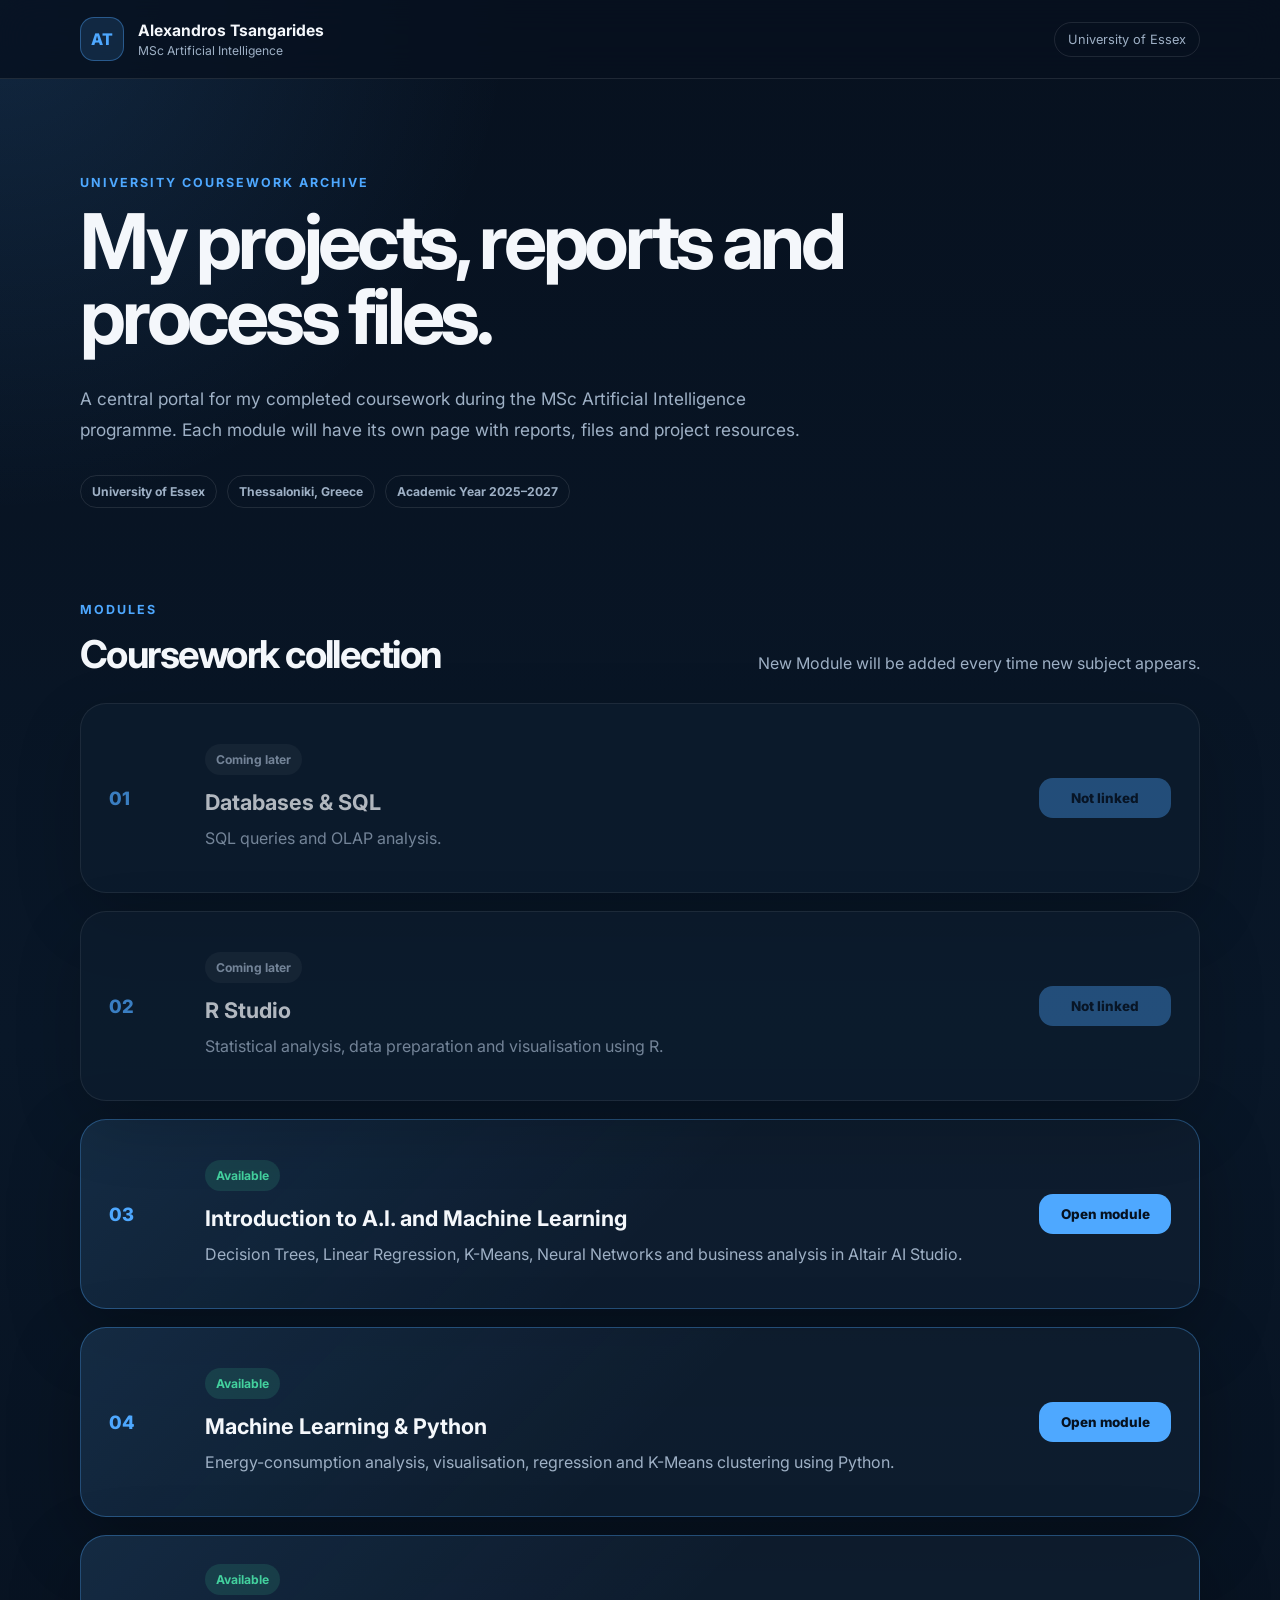
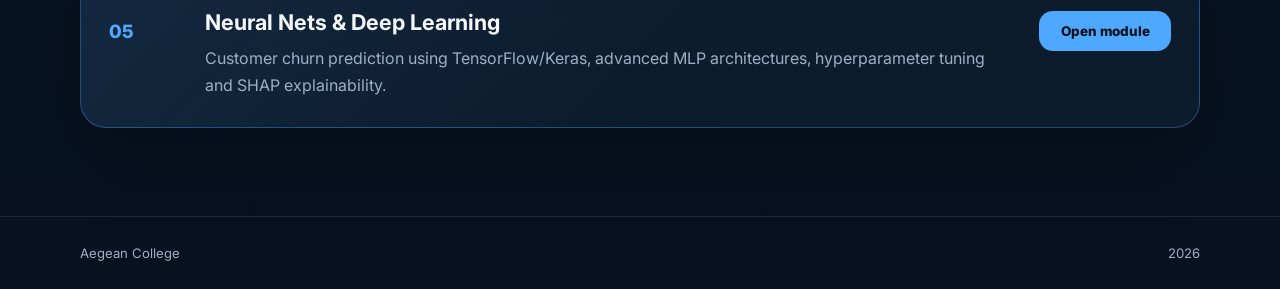
<file: index.html>
<!DOCTYPE html>
<html lang="en">
<head>
  <meta charset="UTF-8">
  <meta name="viewport" content="width=device-width, initial-scale=1.0">
  <meta name="description" content="MSc Artificial Intelligence student project portal.">
  <title>MSc AI Student Portal</title>
  <link rel="stylesheet" href="assets/css/styles.css">
</head>
<body>
  <header class="site-header">
    <div class="shell header-inner">
      <a class="brand" href="index.html">
        <span class="brand-mark">AT</span>
        <span>
          <strong>Alexandros Tsangarides</strong>
          <small>MSc Artificial Intelligence</small>
        </span>
      </a>
      <span class="header-badge">University of Essex</span>
    </div>
  </header>

  <main>
    <section class="hero shell">
      <p class="eyebrow">University coursework archive</p>
      <h1>My projects, reports and process files.</h1>
      <p class="hero-copy">
        A central portal for my completed coursework during the MSc Artificial Intelligence programme.
        Each module will have its own page with reports, files and project resources.
      </p>
      <div class="hero-meta">
        <span>University of Essex</span>
        <span>Thessaloniki, Greece</span>
        <span>Academic Year 2025–2027</span>
      </div>
    </section>

    <section class="shell modules-section">
      <div class="section-heading">
        <div>
          <p class="eyebrow">Modules</p>
          <h2>Coursework collection</h2>
        </div>
        <p>New Module will be added every time new subject appears.</p>
      </div>

      <div class="module-grid">
        <!-- Module 01 -->
        <article class="module-card inactive">
          <div class="module-number">01</div>
          <div class="module-content">
            <span class="status status-muted">Coming later</span>
            <h3>Databases &amp; SQL</h3>
            <p>SQL queries and OLAP analysis.</p>
          </div>
          <span class="module-action disabled">Not linked</span>
        </article>

        <!-- Module 02 -->
        <article class="module-card inactive">
          <div class="module-number">02</div>
          <div class="module-content">
            <span class="status status-muted">Coming later</span>
            <h3>R Studio</h3>
            <p>Statistical analysis, data preparation and visualisation using R.</p>
          </div>
          <span class="module-action disabled">Not linked</span>
        </article>

        <!-- Module 03 -->
        <article class="module-card active">
          <div class="module-number">03</div>
          <div class="module-content">
            <span class="status status-live">Available</span>
            <h3>Introduction to A.I. and Machine Learning</h3>
            <p>Decision Trees, Linear Regression, K-Means, Neural Networks and business analysis in Altair AI Studio.</p>
          </div>
          <a class="module-action" href="rapid.html">Open module</a>
        </article>

        <!-- Module 04 -->
        <article class="module-card active">
          <div class="module-number">04</div>
          <div class="module-content">
            <span class="status status-live">Available</span>
            <h3>Machine Learning &amp; Python</h3>
            <p>Energy-consumption analysis, visualisation, regression and K-Means clustering using Python.</p>
          </div>
          <a class="module-action" href="mlai.html">Open module</a>
        </article>

        <!-- Module 05 -->
        <article class="module-card active">
          <div class="module-number">05</div>
          <div class="module-content">
            <span class="status status-live">Available</span>
            <h3>Neural Nets &amp; Deep Learning</h3>
            <p>Customer churn prediction using TensorFlow/Keras, advanced MLP architectures, hyperparameter tuning and SHAP explainability.</p>
          </div>
          <a class="module-action" href="deep.html">Open module</a>
        </article>
      </div>
    </section>
  </main>

  <footer class="site-footer">
    <div class="shell footer-inner">
      <span>Aegean College</span>
      <span id="current-year"></span>
    </div>
  </footer>

  <script src="assets/js/main.js"></script>
</body>
</html>
</file>
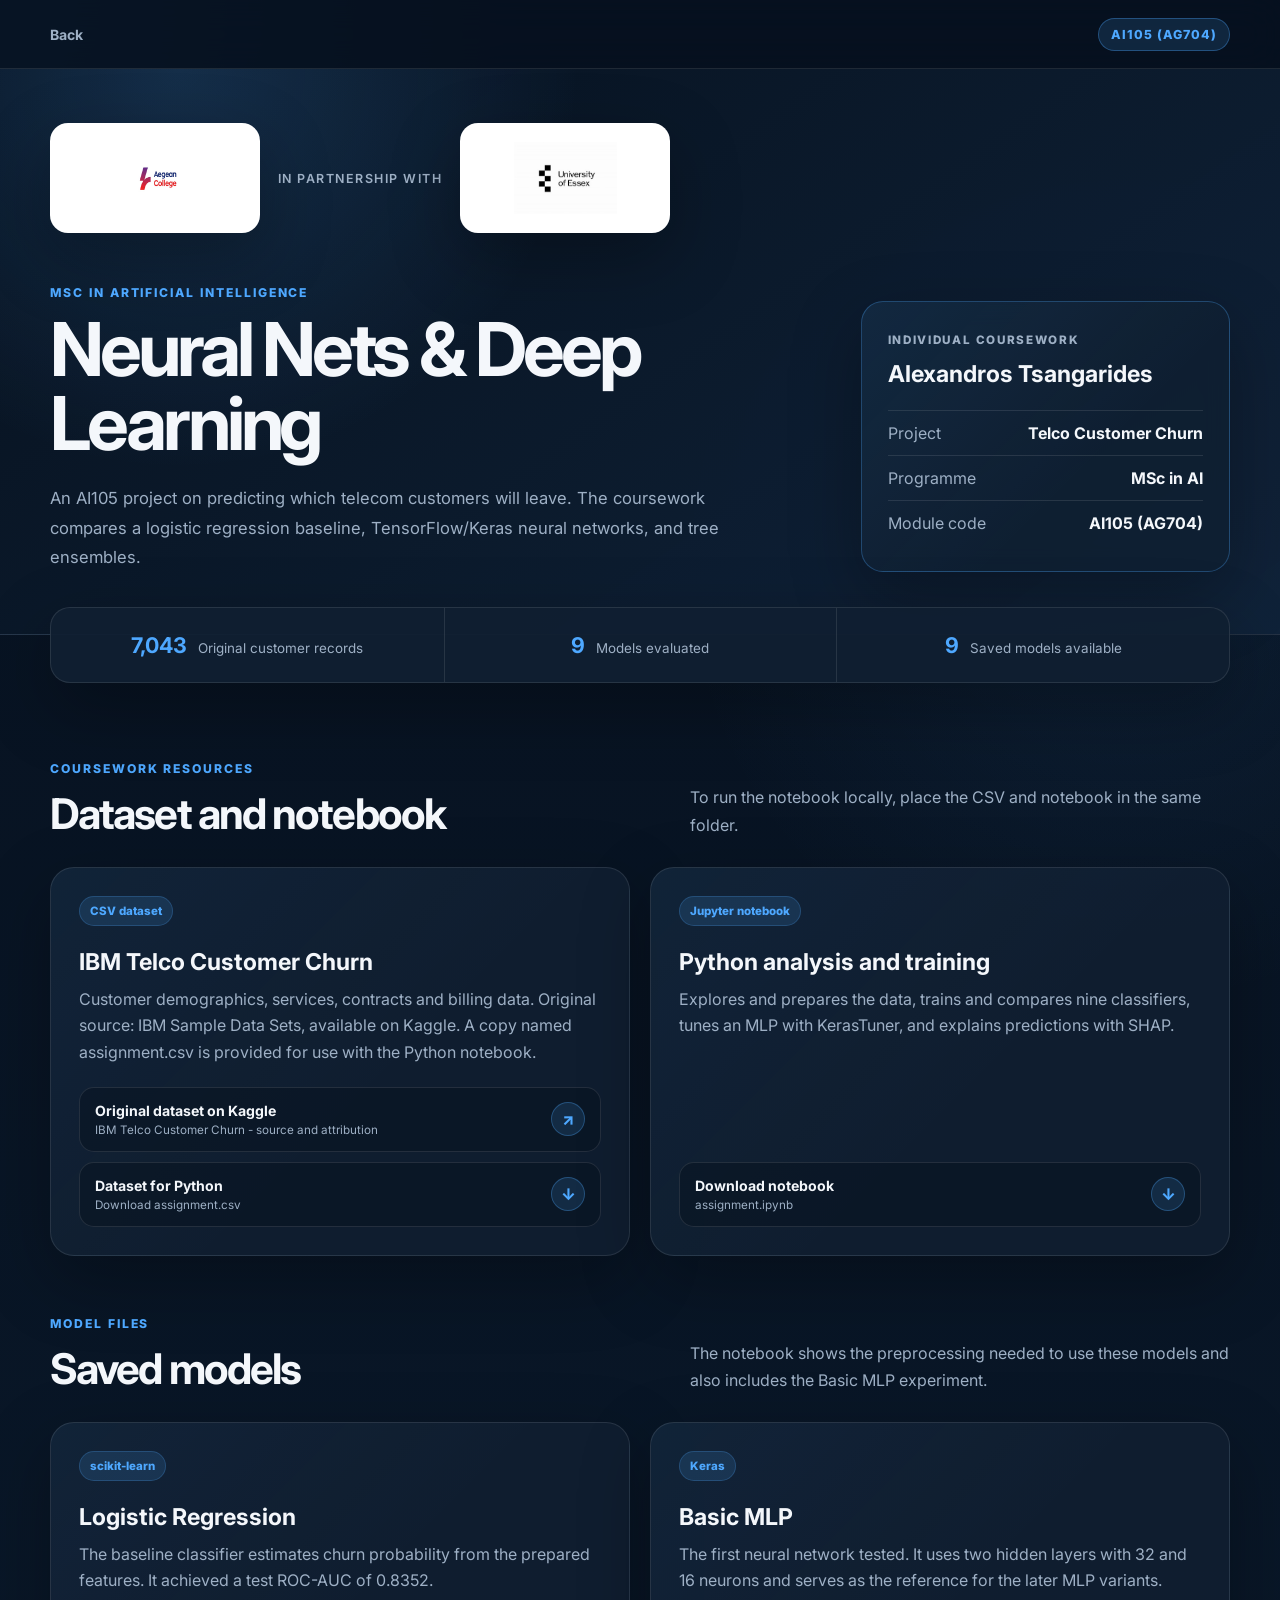
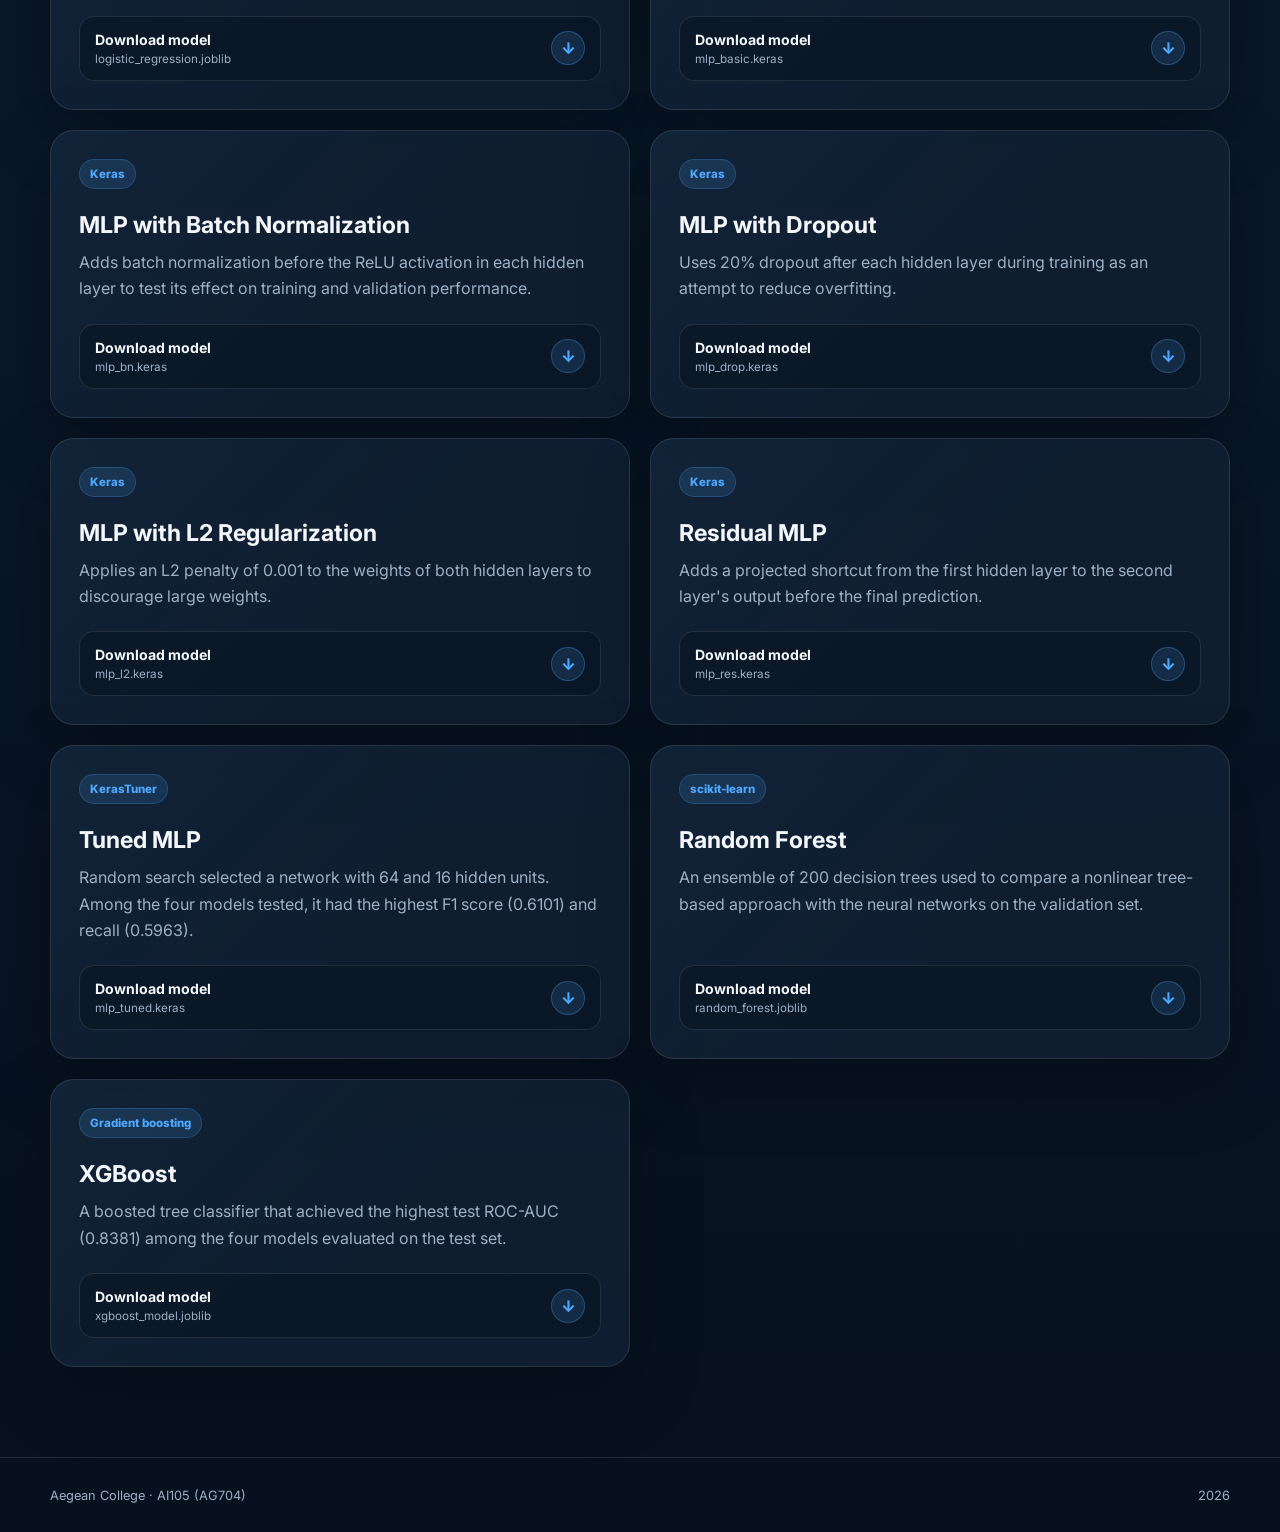
<file: deep.html>
<!DOCTYPE html>
<html lang="en">
<head>
  <meta charset="UTF-8">
  <meta name="viewport" content="width=device-width, initial-scale=1.0">
  <meta name="description" content="Telco Customer Churn dataset, Jupyter notebook and saved models for the AI105 (AG704) Neural Nets & Deep Learning coursework.">
  <meta name="author" content="Alexandros Tsangarides">
  <title>AI105 (AG704) | Neural Nets &amp; Deep Learning</title>
  <link rel="stylesheet" href="assets/css/rapid.css">
  <link rel="stylesheet" href="assets/css/deep.css">
</head>
<body class="deep-page">
  <header class="site-header">
    <div class="page-shell header-inner">
      <a class="back-link" href="./">Back</a>
      <span class="module-code">AI105 (AG704)</span>
    </div>
  </header>

  <main>
    <section class="hero">
      <div class="page-shell">
        <div class="institution-row">
          <div class="logo-panel">
            <img src="assets/images/col.png" alt="Aegean College">
          </div>
          <div class="partnership-mark">in partnership with</div>
          <div class="logo-panel">
            <img src="assets/images/essex.png" alt="University of Essex">
          </div>
        </div>

        <div class="hero-grid">
          <div class="hero-copy">
            <p class="eyebrow">MSc in Artificial Intelligence</p>
            <h1>Neural Nets &amp; Deep Learning</h1>
            <p class="intro">
              An AI105 project on predicting which telecom customers will leave. The coursework compares
              a logistic regression baseline, TensorFlow/Keras neural networks, and tree ensembles.
            </p>
          </div>

          <aside class="student-card">
            <span class="student-label">Individual coursework</span>
            <h2>Alexandros Tsangarides</h2>
            <dl>
              <div>
                <dt>Project</dt>
                <dd>Telco Customer Churn</dd>
              </div>
              <div>
                <dt>Programme</dt>
                <dd>MSc in AI</dd>
              </div>
              <div>
                <dt>Module code</dt>
                <dd>AI105 (AG704)</dd>
              </div>
            </dl>
          </aside>
        </div>
      </div>
    </section>

    <section class="page-shell summary-strip" aria-label="Coursework summary">
      <div><strong>7,043</strong><span>Original customer records</span></div>
      <div><strong>9</strong><span>Models evaluated</span></div>
      <div><strong>9</strong><span>Saved models available</span></div>
    </section>

    <div class="page-shell content-section">
      <section aria-labelledby="project-files">
        <div class="section-heading">
          <div>
            <p class="eyebrow">Coursework resources</p>
            <h2 id="project-files">Dataset and notebook</h2>
          </div>
          <p>To run the notebook locally, place the CSV and notebook in the same folder.</p>
        </div>

        <div class="category-grid">
          <article class="category-card">
            <div class="category-top"><span class="category-tag">CSV dataset</span></div>
            <h3>IBM Telco Customer Churn</h3>
            <p>Customer demographics, services, contracts and billing data. Original source: IBM Sample Data Sets, available on Kaggle. A copy named assignment.csv is provided for use with the Python notebook.</p>
            <div class="file-list">
              <a class="file-link" href="https://www.kaggle.com/datasets/blastchar/telco-customer-churn" target="_blank" rel="noopener noreferrer">
                <span><strong>Original dataset on Kaggle</strong><small>IBM Telco Customer Churn - source and attribution</small></span>
                <span class="download-icon" aria-hidden="true">&#8599;</span>
              </a>
              <a class="file-link" href="deeplearn/dataset/assignment.csv" download>
                <span><strong>Dataset for Python</strong><small>Download assignment.csv</small></span>
                <span class="download-icon" aria-hidden="true">&darr;</span>
              </a>
            </div>
          </article>

          <article class="category-card">
            <div class="category-top"><span class="category-tag">Jupyter notebook</span></div>
            <h3>Python analysis and training</h3>
            <p>Explores and prepares the data, trains and compares nine classifiers, tunes an MLP with KerasTuner, and explains predictions with SHAP.</p>
            <div class="file-list">
              <a class="file-link" href="deeplearn/script/assignment.ipynb" download>
                <span><strong>Download notebook</strong><small>assignment.ipynb</small></span>
                <span class="download-icon" aria-hidden="true">&darr;</span>
              </a>
            </div>
          </article>
        </div>
      </section>

      <section class="deep-models" aria-labelledby="saved-models">
        <div class="section-heading">
          <div>
            <p class="eyebrow">Model files</p>
            <h2 id="saved-models">Saved models</h2>
          </div>
          <p>The notebook shows the preprocessing needed to use these models and also includes the Basic MLP experiment.</p>
        </div>

        <div class="category-grid">
          <article class="category-card">
            <div class="category-top"><span class="category-tag">scikit-learn</span></div>
            <h3>Logistic Regression</h3>
            <p>The baseline classifier estimates churn probability from the prepared features. It achieved a test ROC-AUC of 0.8352.</p>
            <div class="file-list">
              <a class="file-link" href="deeplearn/models/logistic_regression.joblib" download aria-label="Download Logistic Regression model">
                <span><strong>Download model</strong><small>logistic_regression.joblib</small></span>
                <span class="download-icon" aria-hidden="true">&darr;</span>
              </a>
            </div>
          </article>

          <article class="category-card">
            <div class="category-top"><span class="category-tag">Keras</span></div>
            <h3>Basic MLP</h3>
            <p>The first neural network tested. It uses two hidden layers with 32 and 16 neurons and serves as the reference for the later MLP variants.</p>
            <div class="file-list">
              <a class="file-link" href="deeplearn/models/mlp_basic.keras" download aria-label="Download Basic MLP model">
                <span><strong>Download model</strong><small>mlp_basic.keras</small></span>
                <span class="download-icon" aria-hidden="true">&darr;</span>
              </a>
            </div>
          </article>

          <article class="category-card">
            <div class="category-top"><span class="category-tag">Keras</span></div>
            <h3>MLP with Batch Normalization</h3>
            <p>Adds batch normalization before the ReLU activation in each hidden layer to test its effect on training and validation performance.</p>
            <div class="file-list">
              <a class="file-link" href="deeplearn/models/mlp_bn.keras" download aria-label="Download Batch Normalization MLP model">
                <span><strong>Download model</strong><small>mlp_bn.keras</small></span>
                <span class="download-icon" aria-hidden="true">&darr;</span>
              </a>
            </div>
          </article>

          <article class="category-card">
            <div class="category-top"><span class="category-tag">Keras</span></div>
            <h3>MLP with Dropout</h3>
            <p>Uses 20% dropout after each hidden layer during training as an attempt to reduce overfitting.</p>
            <div class="file-list">
              <a class="file-link" href="deeplearn/models/mlp_drop.keras" download aria-label="Download Dropout MLP model">
                <span><strong>Download model</strong><small>mlp_drop.keras</small></span>
                <span class="download-icon" aria-hidden="true">&darr;</span>
              </a>
            </div>
          </article>

          <article class="category-card">
            <div class="category-top"><span class="category-tag">Keras</span></div>
            <h3>MLP with L2 Regularization</h3>
            <p>Applies an L2 penalty of 0.001 to the weights of both hidden layers to discourage large weights.</p>
            <div class="file-list">
              <a class="file-link" href="deeplearn/models/mlp_l2.keras" download aria-label="Download L2 Regularization MLP model">
                <span><strong>Download model</strong><small>mlp_l2.keras</small></span>
                <span class="download-icon" aria-hidden="true">&darr;</span>
              </a>
            </div>
          </article>

          <article class="category-card">
            <div class="category-top"><span class="category-tag">Keras</span></div>
            <h3>Residual MLP</h3>
            <p>Adds a projected shortcut from the first hidden layer to the second layer's output before the final prediction.</p>
            <div class="file-list">
              <a class="file-link" href="deeplearn/models/mlp_res.keras" download aria-label="Download Residual MLP model">
                <span><strong>Download model</strong><small>mlp_res.keras</small></span>
                <span class="download-icon" aria-hidden="true">&darr;</span>
              </a>
            </div>
          </article>

          <article class="category-card">
            <div class="category-top"><span class="category-tag">KerasTuner</span></div>
            <h3>Tuned MLP</h3>
            <p>Random search selected a network with 64 and 16 hidden units. Among the four models tested, it had the highest F1 score (0.6101) and recall (0.5963).</p>
            <div class="file-list">
              <a class="file-link" href="deeplearn/models/mlp_tuned.keras" download aria-label="Download Tuned MLP model">
                <span><strong>Download model</strong><small>mlp_tuned.keras</small></span>
                <span class="download-icon" aria-hidden="true">&darr;</span>
              </a>
            </div>
          </article>

          <article class="category-card">
            <div class="category-top"><span class="category-tag">scikit-learn</span></div>
            <h3>Random Forest</h3>
            <p>An ensemble of 200 decision trees used to compare a nonlinear tree-based approach with the neural networks on the validation set.</p>
            <div class="file-list">
              <a class="file-link" href="deeplearn/models/random_forest.joblib" download aria-label="Download Random Forest model">
                <span><strong>Download model</strong><small>random_forest.joblib</small></span>
                <span class="download-icon" aria-hidden="true">&darr;</span>
              </a>
            </div>
          </article>

          <article class="category-card">
            <div class="category-top"><span class="category-tag">Gradient boosting</span></div>
            <h3>XGBoost</h3>
            <p>A boosted tree classifier that achieved the highest test ROC-AUC (0.8381) among the four models evaluated on the test set.</p>
            <div class="file-list">
              <a class="file-link" href="deeplearn/models/xgboost_model.joblib" download aria-label="Download XGBoost model">
                <span><strong>Download model</strong><small>xgboost_model.joblib</small></span>
                <span class="download-icon" aria-hidden="true">&darr;</span>
              </a>
            </div>
          </article>
        </div>
      </section>
    </div>
  </main>

  <footer class="site-footer">
    <div class="page-shell footer-inner">
      <span>Aegean College &middot; AI105 (AG704)</span>
      <span id="current-year"></span>
    </div>
  </footer>

  <script src="assets/js/rapid.js"></script>
</body>
</html>
</file>
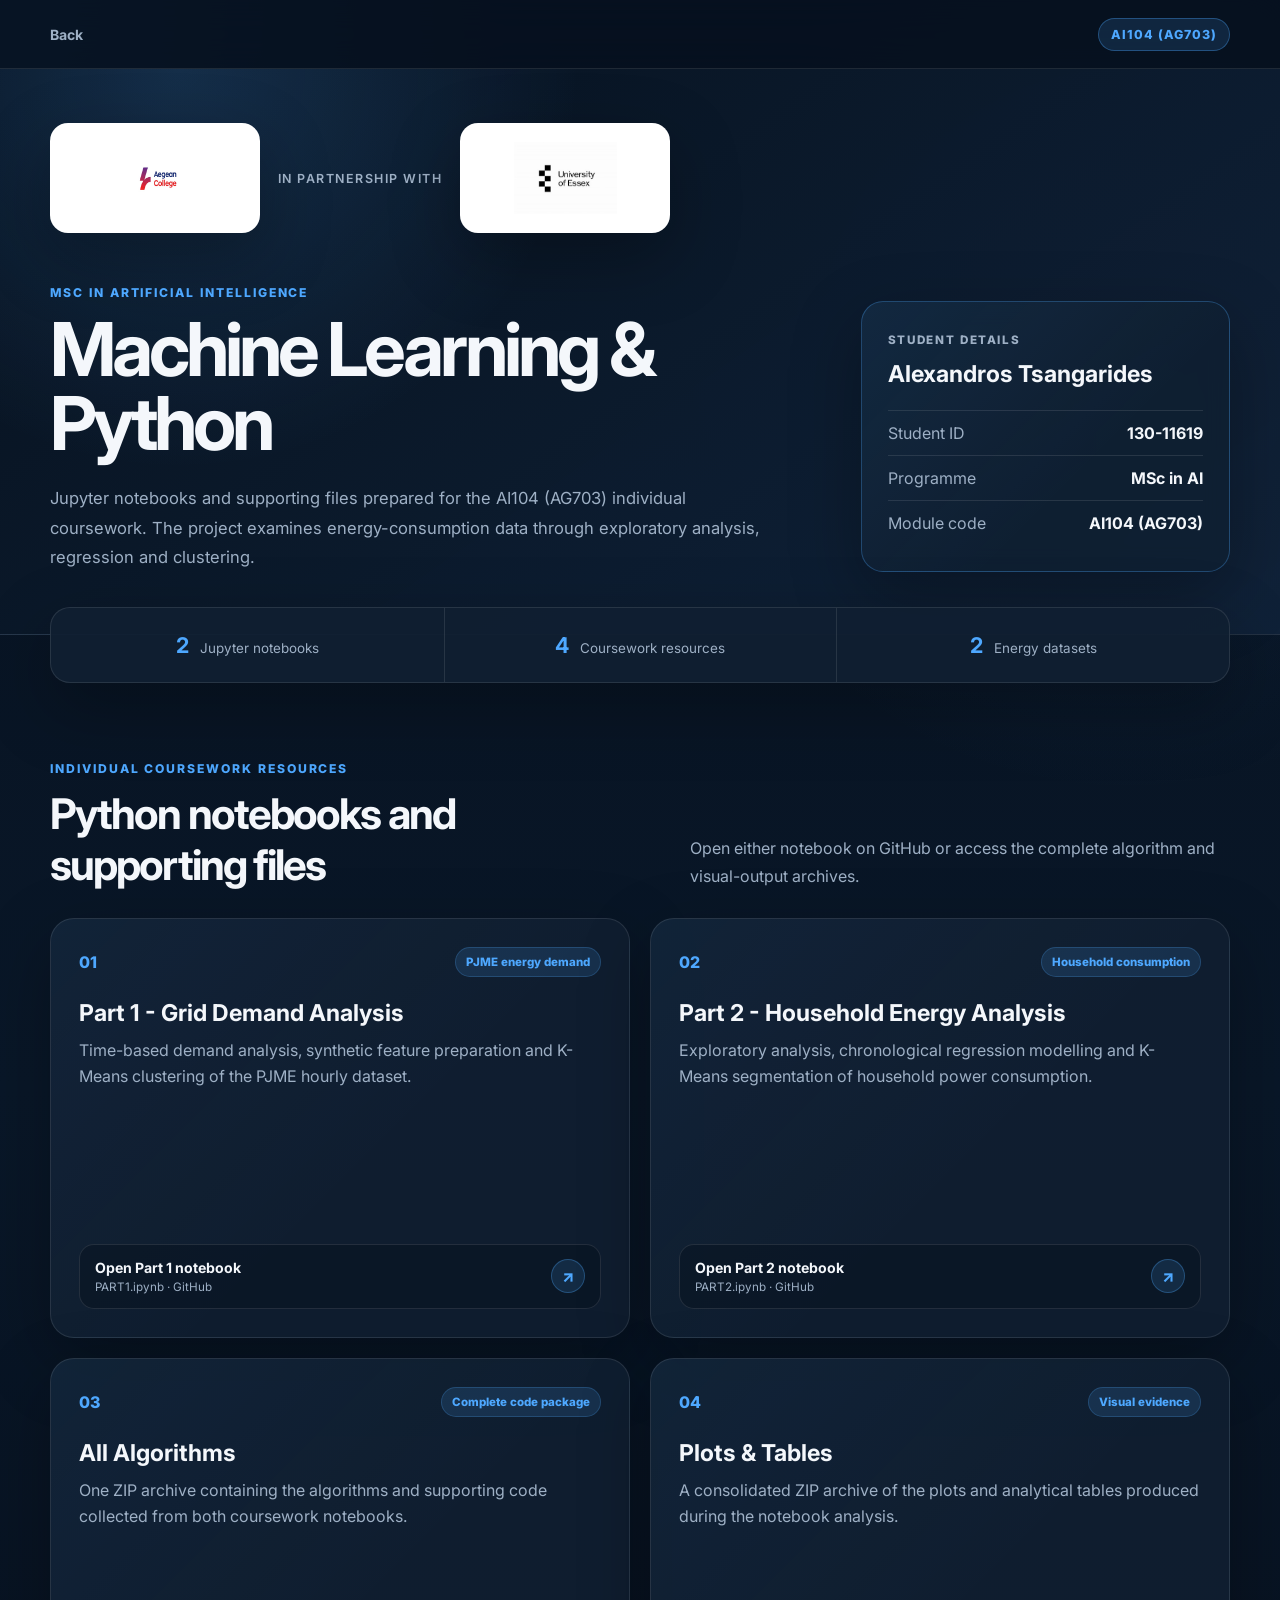
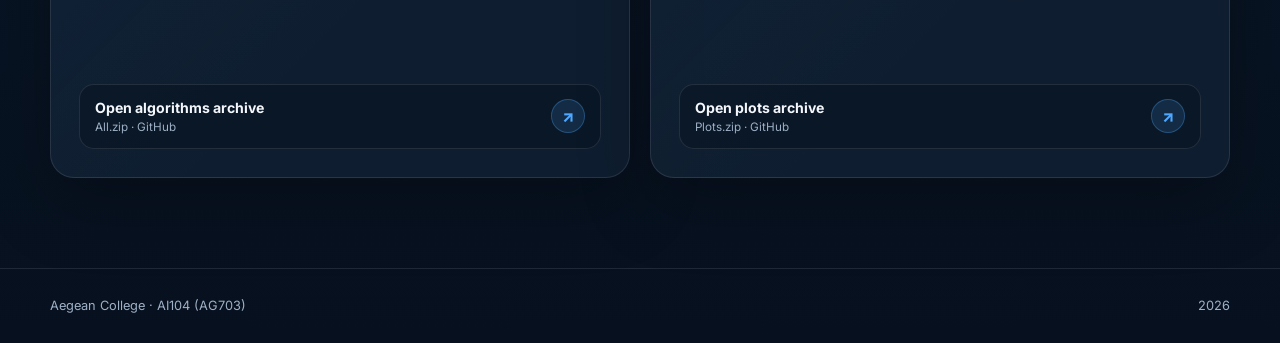
<file: mlai.html>
<!DOCTYPE html>
<html lang="en">
<head>
  <meta charset="UTF-8">
  <meta name="viewport" content="width=device-width, initial-scale=1.0">
  <meta name="description" content="Python notebooks and supporting coursework files for the AI104 (AG703) Machine Learning and Python module.">
  <meta name="author" content="Alexandros Tsangarides">
  <title>AI104 (AG703) | Machine Learning &amp; Python</title>
  <link rel="stylesheet" href="assets/css/rapid.css">
</head>
<body>
  <header class="site-header">
    <div class="page-shell header-inner">
      <a class="back-link" href="./">Back</a>
      <span class="module-code">AI104 (AG703)</span>
    </div>
  </header>

  <main>
    <section class="hero">
      <div class="page-shell">
        <div class="institution-row">
          <div class="logo-panel">
            <img src="assets/images/col.png" alt="Aegean College">
          </div>
          <div class="partnership-mark">in partnership with</div>
          <div class="logo-panel">
            <img src="assets/images/essex.png" alt="University of Essex">
          </div>
        </div>

        <div class="hero-grid">
          <div class="hero-copy">
            <p class="eyebrow">MSc in Artificial Intelligence</p>
            <h1>Machine Learning &amp; Python</h1>
            <p class="intro">
              Jupyter notebooks and supporting files prepared for the AI104 (AG703) individual coursework.
              The project examines energy-consumption data through exploratory analysis, regression and clustering.
            </p>
          </div>

          <aside class="student-card">
            <span class="student-label">Student details</span>
            <h2>Alexandros Tsangarides</h2>
            <dl>
              <div>
                <dt>Student ID</dt>
                <dd>130-11619</dd>
              </div>
              <div>
                <dt>Programme</dt>
                <dd>MSc in AI</dd>
              </div>
              <div>
                <dt>Module code</dt>
                <dd>AI104 (AG703)</dd>
              </div>
            </dl>
          </aside>
        </div>
      </div>
    </section>

    <section class="page-shell summary-strip" aria-label="Coursework summary">
      <div>
        <strong>2</strong>
        <span>Jupyter notebooks</span>
      </div>
      <div>
        <strong>4</strong>
        <span>Coursework resources</span>
      </div>
      <div>
        <strong>2</strong>
        <span>Energy datasets</span>
      </div>
    </section>

    <section class="page-shell content-section">
      <div class="section-heading">
        <div>
          <p class="eyebrow">Individual coursework resources</p>
          <h2>Python notebooks and supporting files</h2>
        </div>
        <p>
          Open either notebook on GitHub or access the complete algorithm and visual-output archives.
        </p>
      </div>

      <div class="category-grid">
        <article class="category-card">
          <div class="category-top">
            <span class="category-number">01</span>
            <span class="category-tag">PJME energy demand</span>
          </div>
          <h3>Part 1 - Grid Demand Analysis</h3>
          <p>
            Time-based demand analysis, synthetic feature preparation and K-Means clustering of the PJME hourly dataset.
          </p>
          <div class="file-list">
            <a class="file-link" href="https://github.com/AlexKid80/essex-student-portal/blob/9a521f4ae1ca2cfde953787f0f0835cf003c10de/ML/Algorithms/PART1.ipynb" target="_blank" rel="noopener noreferrer">
              <span>
                <strong>Open Part 1 notebook</strong>
                <small>PART1.ipynb · GitHub</small>
              </span>
              <span class="download-icon" aria-hidden="true">↗</span>
            </a>
          </div>
        </article>

        <article class="category-card">
          <div class="category-top">
            <span class="category-number">02</span>
            <span class="category-tag">Household consumption</span>
          </div>
          <h3>Part 2 - Household Energy Analysis</h3>
          <p>
            Exploratory analysis, chronological regression modelling and K-Means segmentation of household power consumption.
          </p>
          <div class="file-list">
            <a class="file-link" href="https://github.com/AlexKid80/essex-student-portal/blob/9a521f4ae1ca2cfde953787f0f0835cf003c10de/ML/Algorithms/PART2.ipynb" target="_blank" rel="noopener noreferrer">
              <span>
                <strong>Open Part 2 notebook</strong>
                <small>PART2.ipynb · GitHub</small>
              </span>
              <span class="download-icon" aria-hidden="true">↗</span>
            </a>
          </div>
        </article>

        <article class="category-card">
          <div class="category-top">
            <span class="category-number">03</span>
            <span class="category-tag">Complete code package</span>
          </div>
          <h3>All Algorithms</h3>
          <p>
            One ZIP archive containing the algorithms and supporting code collected from both coursework notebooks.
          </p>
          <div class="file-list">
            <a class="file-link" href="https://github.com/AlexKid80/essex-student-portal/blob/9a521f4ae1ca2cfde953787f0f0835cf003c10de/ML/Algorithms/All.zip" target="_blank" rel="noopener noreferrer">
              <span>
                <strong>Open algorithms archive</strong>
                <small>All.zip · GitHub</small>
              </span>
              <span class="download-icon" aria-hidden="true">↗</span>
            </a>
          </div>
        </article>

        <article class="category-card">
          <div class="category-top">
            <span class="category-number">04</span>
            <span class="category-tag">Visual evidence</span>
          </div>
          <h3>Plots &amp; Tables</h3>
          <p>
            A consolidated ZIP archive of the plots and analytical tables produced during the notebook analysis.
          </p>
          <div class="file-list">
            <a class="file-link" href="https://github.com/AlexKid80/essex-student-portal/blob/9a521f4ae1ca2cfde953787f0f0835cf003c10de/ML/Plots%26Tables/Plots.zip" target="_blank" rel="noopener noreferrer">
              <span>
                <strong>Open plots archive</strong>
                <small>Plots.zip · GitHub</small>
              </span>
              <span class="download-icon" aria-hidden="true">↗</span>
            </a>
          </div>
        </article>
      </div>
    </section>
  </main>

  <footer class="site-footer">
    <div class="page-shell footer-inner">
      <span>Aegean College · AI104 (AG703)</span>
      <span id="current-year"></span>
    </div>
  </footer>

  <script src="assets/js/rapid.js"></script>
</body>
</html>
</file>
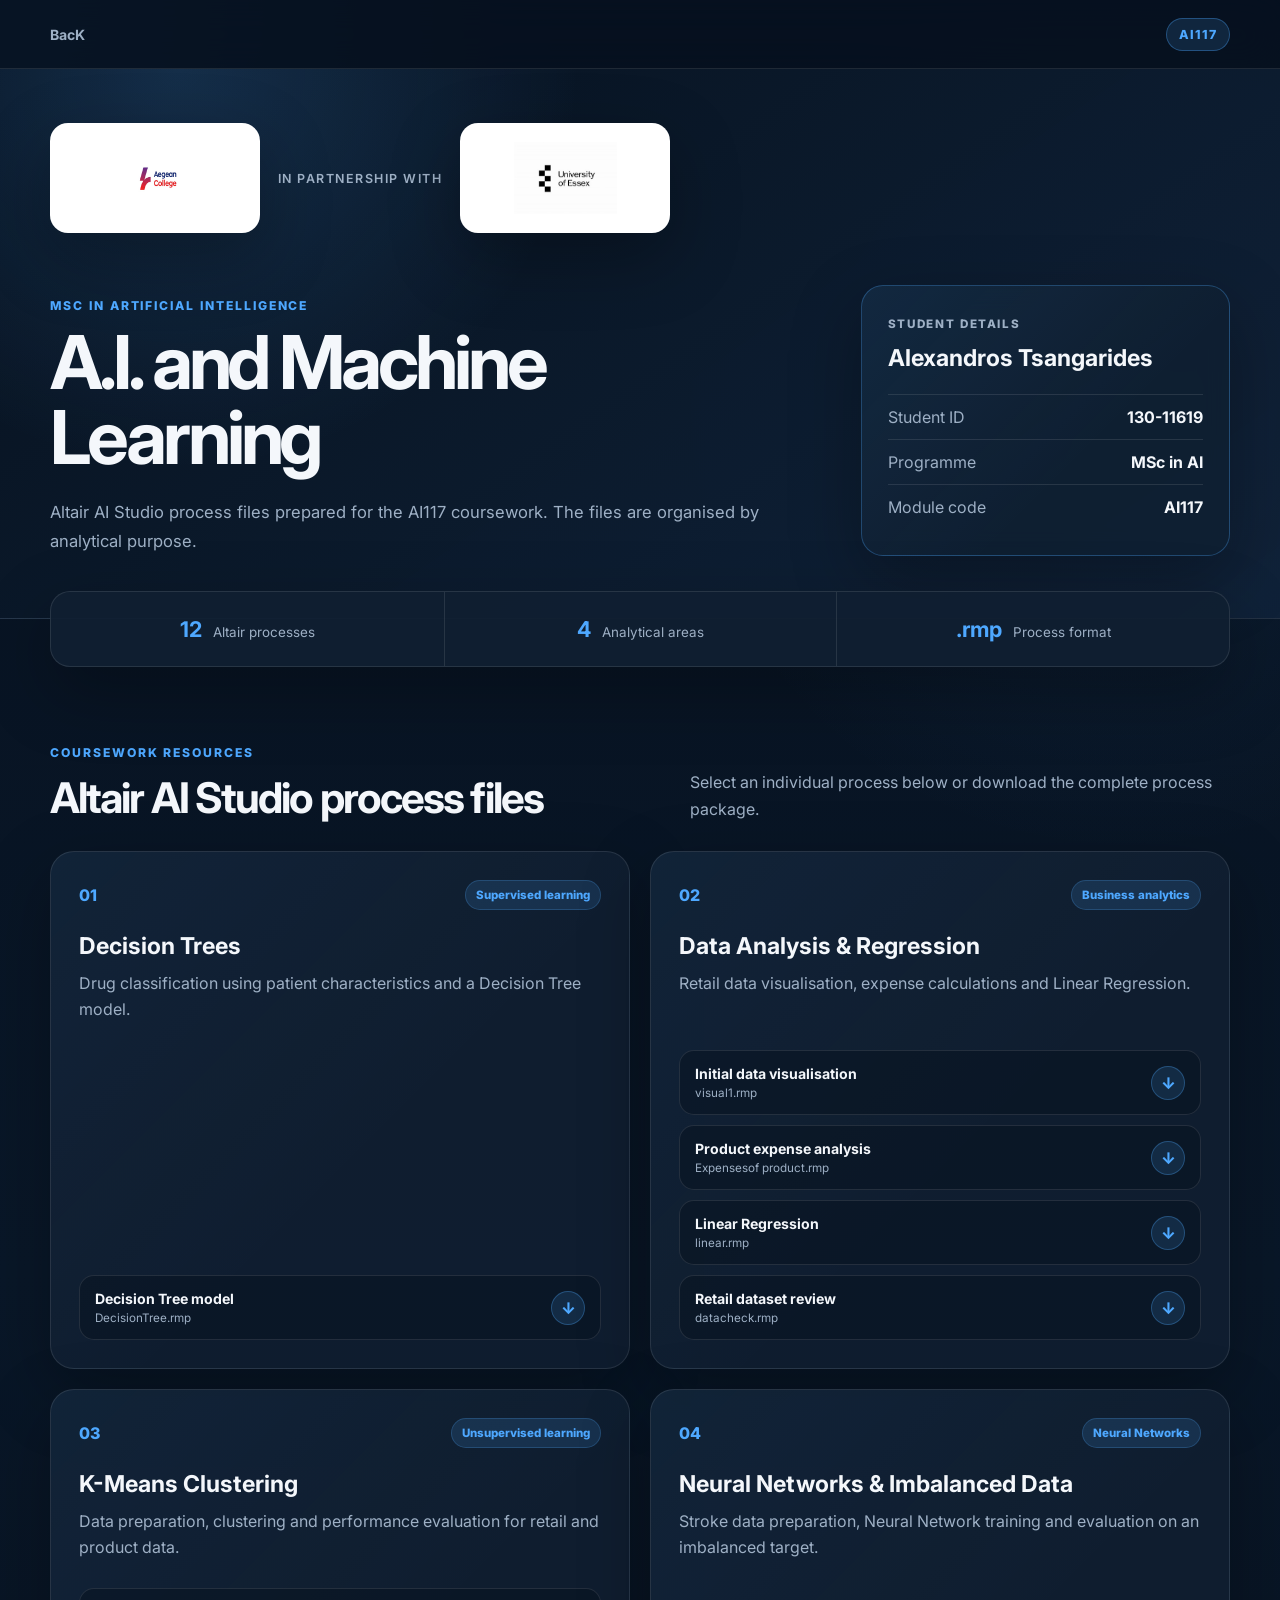
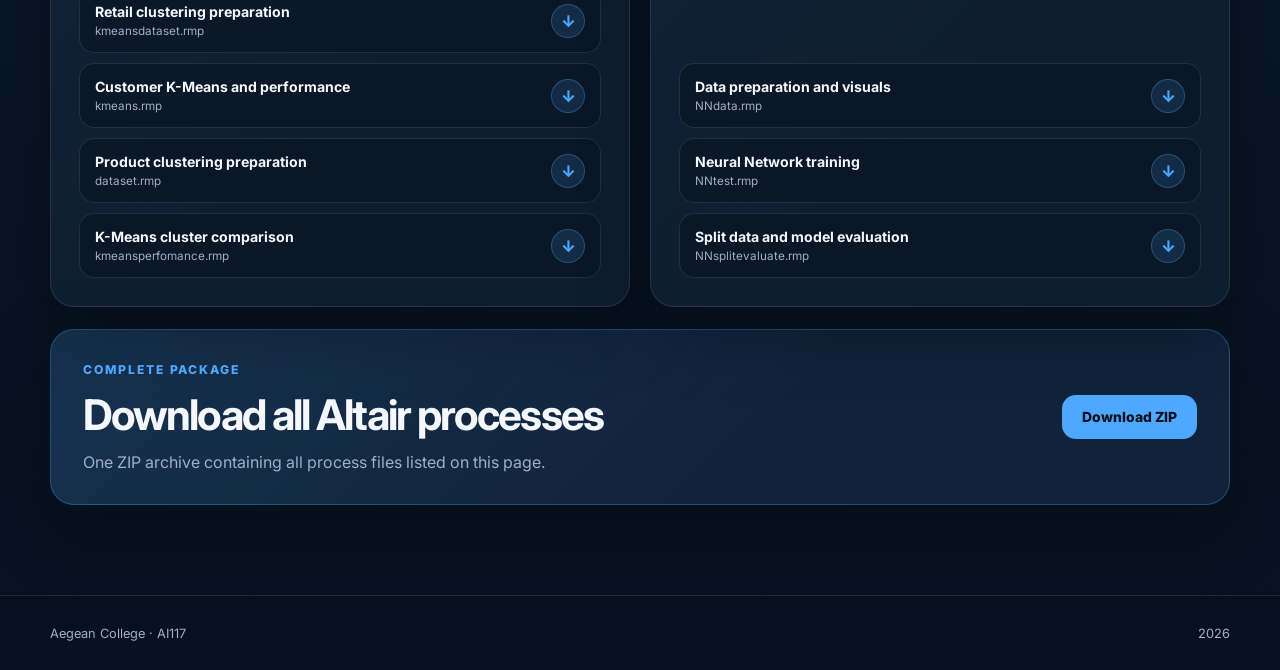
<file: rapid.html>
<!DOCTYPE html>
<html lang="en">
<head>
  <meta charset="UTF-8">
  <meta name="viewport" content="width=device-width, initial-scale=1.0">
  <meta name="description" content="Altair AI Studio process files for the AI117 Introduction to A.I. and Machine Learning module.">
  <meta name="author" content="Alex Tsaggas">
  <title>AI117 | Introduction to A.I. and Machine Learning</title>
  <link rel="stylesheet" href="assets/css/rapid.css">
</head>
<body>
  <header class="site-header">
    <div class="page-shell header-inner">
      <a class="back-link" href="index.html">BacK</a>
      <span class="module-code">AI117</span>
    </div>
  </header>

  <main>
    <section class="hero">
      <div class="page-shell">
        <div class="institution-row">
          <div class="logo-panel">
            <img src="assets/images/col.png" alt="Aegean College">
          </div>
          <div class="partnership-mark">in partnership with</div>
          <div class="logo-panel">
            <img src="assets/images/essex.png" alt="University of Essex">
          </div>
        </div>

        <div class="hero-grid">
          <div class="hero-copy">
            <p class="eyebrow">MSc in Artificial Intelligence</p>
            <h1>A.I. and Machine Learning</h1>
            <p class="intro">
              Altair AI Studio process files prepared for the AI117 coursework.
              The files are organised by analytical purpose.
            </p>
          </div>

          <aside class="student-card">
            <span class="student-label">Student details</span>
            <h2>Alexandros Tsangarides</h2>
            <dl>
              <div>
                <dt>Student ID</dt>
                <dd>130-11619</dd>
              </div>
              <div>
                <dt>Programme</dt>
                <dd>MSc in AI</dd>
              </div>
              <div>
                <dt>Module code</dt>
                <dd>AI117</dd>
              </div>
            </dl>
          </aside>
        </div>
      </div>
    </section>

    <section class="page-shell summary-strip">
      <div>
        <strong>12</strong>
        <span>Altair processes</span>
      </div>
      <div>
        <strong>4</strong>
        <span>Analytical areas</span>
      </div>
      <div>
        <strong>.rmp</strong>
        <span>Process format</span>
      </div>
    </section>

    <section class="page-shell content-section">
      <div class="section-heading">
        <div>
          <p class="eyebrow">Coursework resources</p>
          <h2>Altair AI Studio process files</h2>
        </div>
        <p>
          Select an individual process below or download the complete process package.
        </p>
      </div>

      <div class="category-grid">
        <article class="category-card">
          <div class="category-top">
            <span class="category-number">01</span>
            <span class="category-tag">Supervised learning</span>
          </div>
          <h3>Decision Trees</h3>
          <p>Drug classification using patient characteristics and a Decision Tree model.</p>
          <div class="file-list">
            <a class="file-link" href="processes/DecisionTree.rmp" download>
              <span>
                <strong>Decision Tree model</strong>
                <small>DecisionTree.rmp</small>
              </span>
              <span class="download-icon">↓</span>
            </a>
          </div>
        </article>

        <article class="category-card">
          <div class="category-top">
            <span class="category-number">02</span>
            <span class="category-tag">Business analytics</span>
          </div>
          <h3>Data Analysis &amp; Regression</h3>
          <p>Retail data visualisation, expense calculations and Linear Regression.</p>
          <div class="file-list">
            <a class="file-link" href="processes/visual1.rmp" download>
              <span>
                <strong>Initial data visualisation</strong>
                <small>visual1.rmp</small>
              </span>
              <span class="download-icon">↓</span>
            </a>
            <a class="file-link" href="processes/Expensesof%20product.rmp" download>
              <span>
                <strong>Product expense analysis</strong>
                <small>Expensesof product.rmp</small>
              </span>
              <span class="download-icon">↓</span>
            </a>
            <a class="file-link" href="processes/linear.rmp" download>
              <span>
                <strong>Linear Regression</strong>
                <small>linear.rmp</small>
              </span>
              <span class="download-icon">↓</span>
            </a>
            <a class="file-link" href="processes/datacheck.rmp" download>
              <span>
                <strong>Retail dataset review</strong>
                <small>datacheck.rmp</small>
              </span>
              <span class="download-icon">↓</span>
            </a>
          </div>
        </article>

        <article class="category-card">
          <div class="category-top">
            <span class="category-number">03</span>
            <span class="category-tag">Unsupervised learning</span>
          </div>
          <h3>K-Means Clustering</h3>
          <p>Data preparation, clustering and performance evaluation for retail and product data.</p>
          <div class="file-list">
            <a class="file-link" href="processes/kmeansdataset.rmp" download>
              <span>
                <strong>Retail clustering preparation</strong>
                <small>kmeansdataset.rmp</small>
              </span>
              <span class="download-icon">↓</span>
            </a>
            <a class="file-link" href="processes/kmeans.rmp" download>
              <span>
                <strong>Customer K-Means and performance</strong>
                <small>kmeans.rmp</small>
              </span>
              <span class="download-icon">↓</span>
            </a>
            <a class="file-link" href="processes/dataset.rmp" download>
              <span>
                <strong>Product clustering preparation</strong>
                <small>dataset.rmp</small>
              </span>
              <span class="download-icon">↓</span>
            </a>
            <a class="file-link" href="processes/kmeansperfomance.rmp" download>
              <span>
                <strong>K-Means cluster comparison</strong>
                <small>kmeansperfomance.rmp</small>
              </span>
              <span class="download-icon">↓</span>
            </a>
          </div>
        </article>

        <article class="category-card">
          <div class="category-top">
            <span class="category-number">04</span>
            <span class="category-tag">Neural Networks</span>
          </div>
          <h3>Neural Networks &amp; Imbalanced Data</h3>
          <p>Stroke data preparation, Neural Network training and evaluation on an imbalanced target.</p>
          <div class="file-list">
            <a class="file-link" href="processes/NNdata.rmp" download>
              <span>
                <strong>Data preparation and visuals</strong>
                <small>NNdata.rmp</small>
              </span>
              <span class="download-icon">↓</span>
            </a>
            <a class="file-link" href="processes/NNtest.rmp" download>
              <span>
                <strong>Neural Network training</strong>
                <small>NNtest.rmp</small>
              </span>
              <span class="download-icon">↓</span>
            </a>
            <a class="file-link" href="processes/NNsplitevaluate.rmp" download>
              <span>
                <strong>Split data and model evaluation</strong>
                <small>NNsplitevaluate.rmp</small>
              </span>
              <span class="download-icon">↓</span>
            </a>
          </div>
        </article>
      </div>

      <div class="download-all">
        <div>
          <p class="eyebrow">Complete package</p>
          <h2>Download all Altair processes</h2>
          <p>One ZIP archive containing all process files listed on this page.</p>
        </div>
        <a class="primary-button" href="processes/RapidMiner.zip" download>Download ZIP</a>
      </div>
    </section>
  </main>

  <footer class="site-footer">
    <div class="page-shell footer-inner">
      <span>Aegean College · AI117</span>
      <span id="current-year"></span>
    </div>
  </footer>

  <script src="assets/js/rapid.js"></script>
</body>
</html>
</file>
<file: assets/css/styles.css>
@import url('https://fonts.googleapis.com/css2?family=Inter:wght@400;500;600;700;800&display=swap');

:root {
  --bg: #07111f;
  --panel: rgba(16, 31, 49, 0.78);
  --panel-strong: #10233a;
  --text: #f4f7fb;
  --muted: #9eb0c5;
  --line: rgba(255, 255, 255, 0.1);
  --accent: #4ea8ff;
  --accent-soft: rgba(78, 168, 255, 0.14);
  --success: #43d19e;
  --success-soft: rgba(67, 209, 158, 0.14);
  --shadow: 0 24px 70px rgba(0, 0, 0, 0.28);
}

* {
  box-sizing: border-box;
}

html {
  scroll-behavior: smooth;
}

body {
  margin: 0;
  min-height: 100vh;
  font-family: Inter, Arial, sans-serif;
  color: var(--text);
  background:
    radial-gradient(circle at top left, rgba(78, 168, 255, 0.15), transparent 32rem),
    linear-gradient(180deg, #07111f 0%, #091728 55%, #07111f 100%);
}

a {
  color: inherit;
  text-decoration: none;
}

.shell {
  width: min(1120px, calc(100% - 40px));
  margin-inline: auto;
}

.site-header {
  position: sticky;
  top: 0;
  z-index: 10;
  border-bottom: 1px solid var(--line);
  background: rgba(7, 17, 31, 0.82);
  backdrop-filter: blur(18px);
}

.header-inner,
.footer-inner {
  min-height: 78px;
  display: flex;
  align-items: center;
  justify-content: space-between;
  gap: 24px;
}

.brand {
  display: inline-flex;
  align-items: center;
  gap: 14px;
}

.brand-mark {
  width: 44px;
  height: 44px;
  display: grid;
  place-items: center;
  border: 1px solid rgba(78, 168, 255, 0.4);
  border-radius: 14px;
  background: var(--accent-soft);
  color: var(--accent);
  font-weight: 800;
}

.brand strong,
.brand small {
  display: block;
}

.brand strong {
  font-size: 0.98rem;
}

.brand small {
  margin-top: 3px;
  color: var(--muted);
  font-size: 0.76rem;
}

.header-badge,
.back-link {
  padding: 9px 13px;
  border: 1px solid var(--line);
  border-radius: 999px;
  color: var(--muted);
  font-size: 0.8rem;
}

.back-link:hover {
  color: var(--text);
  border-color: rgba(78, 168, 255, 0.4);
}

.hero {
  padding: 96px 0 64px;
}

.hero.compact {
  padding-bottom: 46px;
}

.eyebrow {
  margin: 0 0 14px;
  color: var(--accent);
  font-size: 0.78rem;
  font-weight: 700;
  letter-spacing: 0.16em;
  text-transform: uppercase;
}

.hero h1 {
  max-width: 840px;
  margin: 0;
  font-size: clamp(2.5rem, 6vw, 5.2rem);
  line-height: 0.98;
  letter-spacing: -0.055em;
}

.hero.compact h1 {
  font-size: clamp(2.3rem, 5vw, 4.2rem);
}

.hero-copy {
  max-width: 760px;
  margin: 28px 0 0;
  color: var(--muted);
  font-size: 1.08rem;
  line-height: 1.8;
}

.hero-meta {
  display: flex;
  flex-wrap: wrap;
  gap: 10px;
  margin-top: 30px;
}

.hero-meta span,
.status,
.coursework-label {
  display: inline-flex;
  align-items: center;
  width: fit-content;
  padding: 8px 11px;
  border-radius: 999px;
  font-size: 0.76rem;
  font-weight: 700;
}

.hero-meta span {
  border: 1px solid var(--line);
  color: var(--muted);
}

.modules-section,
.coursework-section {
  padding: 30px 0 88px;
}

.section-heading {
  display: flex;
  justify-content: space-between;
  align-items: end;
  gap: 36px;
  margin-bottom: 26px;
}

.section-heading h2 {
  margin: 0;
  font-size: clamp(1.8rem, 3vw, 2.6rem);
  letter-spacing: -0.04em;
}

.section-heading > p {
  max-width: 500px;
  margin: 0;
  color: var(--muted);
  line-height: 1.7;
}

.module-grid,
.coursework-grid {
  display: grid;
  gap: 18px;
}

.module-card {
  min-height: 190px;
  display: grid;
  grid-template-columns: 70px 1fr auto;
  align-items: center;
  gap: 26px;
  padding: 28px;
  border: 1px solid var(--line);
  border-radius: 26px;
  background: var(--panel);
  box-shadow: var(--shadow);
}

.module-card.active {
  border-color: rgba(78, 168, 255, 0.35);
  background:
    linear-gradient(135deg, rgba(78, 168, 255, 0.1), transparent 52%),
    var(--panel);
}

.module-card.inactive {
  opacity: 0.72;
}

.module-number {
  color: var(--accent);
  font-size: 1.15rem;
  font-weight: 800;
}

.module-content h3,
.coursework-card h3,
.download-all h3 {
  margin: 14px 0 10px;
  font-size: 1.35rem;
}

.module-content p,
.coursework-card p,
.download-all p {
  margin: 0;
  color: var(--muted);
  line-height: 1.7;
}

.status-live {
  color: var(--success);
  background: var(--success-soft);
}

.status-muted,
.coursework-label {
  color: var(--muted);
  background: rgba(255, 255, 255, 0.06);
}

.module-action,
.download-link,
.primary-button {
  display: inline-flex;
  align-items: center;
  justify-content: center;
  min-width: 132px;
  padding: 12px 16px;
  border-radius: 14px;
  background: var(--accent);
  color: #06111f;
  font-size: 0.84rem;
  font-weight: 800;
  transition: transform 0.2s ease, opacity 0.2s ease;
}

.module-action:hover,
.download-link:hover,
.primary-button:hover {
  transform: translateY(-2px);
}

.disabled {
  pointer-events: none;
  opacity: 0.52;
}

.coursework-grid {
  grid-template-columns: repeat(2, minmax(0, 1fr));
}

.coursework-card {
  min-height: 260px;
  display: flex;
  flex-direction: column;
  align-items: flex-start;
  padding: 28px;
  border: 1px solid var(--line);
  border-radius: 24px;
  background: var(--panel);
}

.coursework-card .download-link {
  margin-top: auto;
}

.download-all {
  margin-top: 18px;
  display: flex;
  align-items: center;
  justify-content: space-between;
  gap: 30px;
  padding: 28px;
  border: 1px solid rgba(78, 168, 255, 0.28);
  border-radius: 24px;
  background:
    linear-gradient(135deg, rgba(78, 168, 255, 0.09), transparent 60%),
    var(--panel-strong);
}

.site-footer {
  border-top: 1px solid var(--line);
  color: var(--muted);
}

.footer-inner {
  min-height: 72px;
  font-size: 0.82rem;
}

@media (max-width: 820px) {
  .hero {
    padding-top: 70px;
  }

  .section-heading {
    display: block;
  }

  .section-heading > p {
    margin-top: 14px;
  }

  .module-card {
    grid-template-columns: 42px 1fr;
  }

  .module-action {
    grid-column: 2;
    justify-self: start;
  }

  .coursework-grid {
    grid-template-columns: 1fr;
  }

  .download-all {
    align-items: flex-start;
    flex-direction: column;
  }
}

@media (max-width: 560px) {
  .shell {
    width: min(100% - 24px, 1120px);
  }

  .header-badge {
    display: none;
  }

  .hero h1 {
    font-size: 2.45rem;
  }

  .module-card,
  .coursework-card,
  .download-all {
    padding: 22px;
    border-radius: 20px;
  }

  .module-card {
    grid-template-columns: 1fr;
  }

  .module-number,
  .module-action {
    grid-column: 1;
  }
}
</file>
<file: assets/css/rapid.css>
@import url('https://fonts.googleapis.com/css2?family=Inter:wght@400;500;600;700;800&display=swap');

:root {
  --bg: #07111f;
  --bg-soft: #091728;
  --panel: rgba(16, 31, 49, 0.88);
  --panel-strong: #10233a;
  --panel-soft: #0d1d30;
  --text: #f4f7fb;
  --muted: #9eb0c5;
  --line: rgba(255, 255, 255, 0.10);
  --line-strong: rgba(78, 168, 255, 0.30);
  --accent: #4ea8ff;
  --accent-soft: rgba(78, 168, 255, 0.14);
  --success: #43d19e;
  --shadow: 0 24px 70px rgba(0, 0, 0, 0.28);
}

* {
  box-sizing: border-box;
}

html {
  scroll-behavior: smooth;
}

body {
  margin: 0;
  min-height: 100vh;
  font-family: Inter, Arial, sans-serif;
  color: var(--text);
  background:
    radial-gradient(circle at top left, rgba(78, 168, 255, 0.16), transparent 32rem),
    radial-gradient(circle at 88% 18%, rgba(78, 168, 255, 0.08), transparent 28rem),
    linear-gradient(180deg, var(--bg) 0%, var(--bg-soft) 56%, var(--bg) 100%);
}

a {
  color: inherit;
  text-decoration: none;
}

img {
  display: block;
  max-width: 100%;
}

.page-shell {
  width: min(1180px, calc(100% - 40px));
  margin-inline: auto;
}

.site-header {
  position: sticky;
  top: 0;
  z-index: 20;
  border-bottom: 1px solid var(--line);
  background: rgba(7, 17, 31, 0.84);
  backdrop-filter: blur(18px);
}

.header-inner,
.footer-inner {
  min-height: 68px;
  display: flex;
  align-items: center;
  justify-content: space-between;
  gap: 24px;
}

.back-link {
  font-size: 0.88rem;
  font-weight: 700;
  color: var(--muted);
}

.back-link:hover {
  color: var(--text);
}

.module-code {
  padding: 8px 12px;
  border: 1px solid rgba(78, 168, 255, 0.34);
  border-radius: 999px;
  background: var(--accent-soft);
  color: var(--accent);
  font-size: 0.78rem;
  font-weight: 800;
  letter-spacing: 0.08em;
}

.hero {
  padding: 54px 0 62px;
  color: var(--text);
  background:
    radial-gradient(circle at 14% 0%, rgba(78, 168, 255, 0.18), transparent 25rem),
    linear-gradient(145deg, rgba(7, 17, 31, 0.98), rgba(16, 35, 58, 0.94));
  border-bottom: 1px solid var(--line);
}

.institution-row {
  display: flex;
  align-items: center;
  gap: 18px;
  margin-bottom: 52px;
}

.logo-panel {
  width: 210px;
  min-height: 108px;
  display: grid;
  place-items: center;
  padding: 18px;
  border: 1px solid rgba(255, 255, 255, 0.12);
  border-radius: 18px;
  background: #ffffff;
  box-shadow: var(--shadow);
}

.logo-panel img {
  max-height: 72px;
  object-fit: contain;
}

.partnership-mark {
  color: var(--muted);
  font-size: 0.78rem;
  font-weight: 600;
  text-transform: uppercase;
  letter-spacing: 0.12em;
}

.hero-grid {
  display: grid;
  grid-template-columns: minmax(0, 1.35fr) minmax(300px, 0.65fr);
  align-items: end;
  gap: 44px;
}

.eyebrow {
  margin: 0 0 12px;
  color: var(--accent);
  font-size: 0.76rem;
  font-weight: 800;
  letter-spacing: 0.16em;
  text-transform: uppercase;
}

.hero h1 {
  max-width: 760px;
  margin: 0;
  font-size: clamp(2.7rem, 5.8vw, 5.1rem);
  line-height: 1;
  letter-spacing: -0.055em;
}

.intro {
  max-width: 720px;
  margin: 24px 0 0;
  color: var(--muted);
  font-size: 1.04rem;
  line-height: 1.75;
}

.student-card {
  padding: 26px;
  border: 1px solid var(--line-strong);
  border-radius: 22px;
  background:
    linear-gradient(135deg, rgba(78, 168, 255, 0.08), transparent 62%),
    rgba(16, 31, 49, 0.74);
  backdrop-filter: blur(12px);
  box-shadow: var(--shadow);
}

.student-label {
  color: var(--muted);
  font-size: 0.73rem;
  font-weight: 800;
  text-transform: uppercase;
  letter-spacing: 0.14em;
}

.student-card h2 {
  margin: 12px 0 22px;
  font-size: 1.45rem;
}

.student-card dl {
  margin: 0;
}

.student-card dl div {
  display: flex;
  justify-content: space-between;
  gap: 22px;
  padding: 12px 0;
  border-top: 1px solid var(--line);
}

.student-card dt {
  color: var(--muted);
}

.student-card dd {
  margin: 0;
  text-align: right;
  font-weight: 700;
}

.summary-strip {
  position: relative;
  z-index: 2;
  display: grid;
  grid-template-columns: repeat(3, 1fr);
  margin-top: -28px;
  overflow: hidden;
  border: 1px solid var(--line);
  border-radius: 20px;
  background: rgba(16, 31, 49, 0.94);
  box-shadow: var(--shadow);
}

.summary-strip div {
  display: flex;
  align-items: baseline;
  justify-content: center;
  gap: 11px;
  padding: 24px;
}

.summary-strip div + div {
  border-left: 1px solid var(--line);
}

.summary-strip strong {
  font-size: 1.35rem;
  color: var(--accent);
}

.summary-strip span {
  color: var(--muted);
  font-size: 0.84rem;
}

.content-section {
  padding: 78px 0 90px;
}

.section-heading {
  display: flex;
  justify-content: space-between;
  align-items: end;
  gap: 42px;
  margin-bottom: 28px;
}

.section-heading h2,
.download-all h2 {
  margin: 0;
  font-size: clamp(2rem, 3.3vw, 3rem);
  letter-spacing: -0.045em;
}

.section-heading > p {
  max-width: 540px;
  margin: 0;
  color: var(--muted);
  line-height: 1.7;
}

.category-grid {
  display: grid;
  grid-template-columns: repeat(2, minmax(0, 1fr));
  gap: 20px;
}

.category-card {
  display: flex;
  flex-direction: column;
  min-height: 420px;
  padding: 28px;
  border: 1px solid var(--line);
  border-radius: 24px;
  background:
    linear-gradient(135deg, rgba(78, 168, 255, 0.045), transparent 58%),
    var(--panel);
  box-shadow: var(--shadow);
}

.category-top {
  display: flex;
  align-items: center;
  justify-content: space-between;
  gap: 14px;
}

.category-number {
  color: var(--accent);
  font-size: 1rem;
  font-weight: 800;
}

.category-tag {
  padding: 7px 10px;
  border: 1px solid rgba(78, 168, 255, 0.22);
  border-radius: 999px;
  color: var(--accent);
  background: var(--accent-soft);
  font-size: 0.72rem;
  font-weight: 800;
}

.category-card h3 {
  margin: 22px 0 10px;
  font-size: 1.45rem;
}

.category-card > p {
  min-height: 58px;
  margin: 0 0 22px;
  color: var(--muted);
  line-height: 1.65;
}

.file-list {
  display: grid;
  gap: 10px;
  margin-top: auto;
}

.file-link {
  display: flex;
  align-items: center;
  justify-content: space-between;
  gap: 18px;
  padding: 14px 15px;
  border: 1px solid var(--line);
  border-radius: 15px;
  background: rgba(7, 17, 31, 0.48);
  transition: transform 0.2s ease, border-color 0.2s ease, background 0.2s ease;
}

.file-link:hover {
  transform: translateY(-2px);
  border-color: var(--line-strong);
  background: var(--accent-soft);
}

.file-link strong,
.file-link small {
  display: block;
}

.file-link strong {
  font-size: 0.88rem;
}

.file-link small {
  margin-top: 4px;
  color: var(--muted);
  font-size: 0.73rem;
  word-break: break-word;
}

.download-icon {
  flex: 0 0 auto;
  width: 34px;
  height: 34px;
  display: grid;
  place-items: center;
  border: 1px solid rgba(78, 168, 255, 0.30);
  border-radius: 50%;
  color: var(--accent);
  background: var(--accent-soft);
  font-weight: 800;
}

.download-all {
  display: flex;
  align-items: center;
  justify-content: space-between;
  gap: 36px;
  margin-top: 22px;
  padding: 32px;
  border: 1px solid var(--line-strong);
  border-radius: 24px;
  color: var(--text);
  background:
    linear-gradient(135deg, rgba(78, 168, 255, 0.11), transparent 60%),
    var(--panel-strong);
  box-shadow: var(--shadow);
}

.download-all .eyebrow {
  color: var(--accent);
}

.download-all p:last-child {
  margin: 12px 0 0;
  color: var(--muted);
}

.primary-button {
  flex: 0 0 auto;
  padding: 14px 20px;
  border-radius: 14px;
  background: var(--accent);
  color: #06111f;
  font-size: 0.87rem;
  font-weight: 800;
  transition: transform 0.2s ease, opacity 0.2s ease;
}

.primary-button:hover {
  transform: translateY(-2px);
  opacity: 0.92;
}

.site-footer {
  border-top: 1px solid var(--line);
  color: var(--muted);
  background: rgba(7, 17, 31, 0.86);
}

.footer-inner {
  min-height: 74px;
  font-size: 0.8rem;
}

@media (max-width: 900px) {
  .hero-grid {
    grid-template-columns: 1fr;
  }

  .student-card {
    max-width: 620px;
  }

  .section-heading {
    display: block;
  }

  .section-heading > p {
    margin-top: 14px;
  }

  .category-grid {
    grid-template-columns: 1fr;
  }

  .category-card {
    min-height: auto;
  }
}

@media (max-width: 680px) {
  .page-shell {
    width: min(100% - 24px, 1180px);
  }

  .hero {
    padding-top: 34px;
  }

  .institution-row {
    display: grid;
    grid-template-columns: 1fr 1fr;
    gap: 10px;
    margin-bottom: 38px;
  }

  .logo-panel {
    width: 100%;
    min-height: 92px;
    padding: 12px;
  }

  .logo-panel img {
    max-height: 60px;
  }

  .partnership-mark {
    grid-column: 1 / -1;
    grid-row: 2;
    text-align: center;
  }

  .hero h1 {
    font-size: 2.45rem;
  }

  .summary-strip {
    grid-template-columns: 1fr;
    margin-top: 14px;
  }

  .summary-strip div {
    justify-content: flex-start;
    padding: 17px 20px;
  }

  .summary-strip div + div {
    border-top: 1px solid var(--line);
    border-left: 0;
  }

  .content-section {
    padding-top: 58px;
  }

  .category-card,
  .download-all {
    padding: 22px;
    border-radius: 20px;
  }

  .download-all {
    align-items: flex-start;
    flex-direction: column;
  }

  .primary-button {
    width: 100%;
    text-align: center;
  }
}

@media (max-width: 420px) {
  .header-inner {
    min-height: 60px;
  }

  .hero h1 {
    font-size: 2.1rem;
  }

  .student-card dl div {
    display: block;
  }

  .student-card dd {
    margin-top: 5px;
    text-align: left;
  }

  .category-top {
    align-items: flex-start;
    flex-direction: column;
  }
}
</file>
<file: assets/css/deep.css>
.deep-page .category-card {
  min-height: 0;
}

.deep-page .category-card > p {
  min-height: 0;
}

.deep-models {
  margin-top: 60px;
}

.deep-page a:focus-visible {
  outline: 2px solid var(--accent);
  outline-offset: 4px;
}

@media (max-width: 680px) {
  .deep-models {
    margin-top: 44px;
  }
}
</file>
